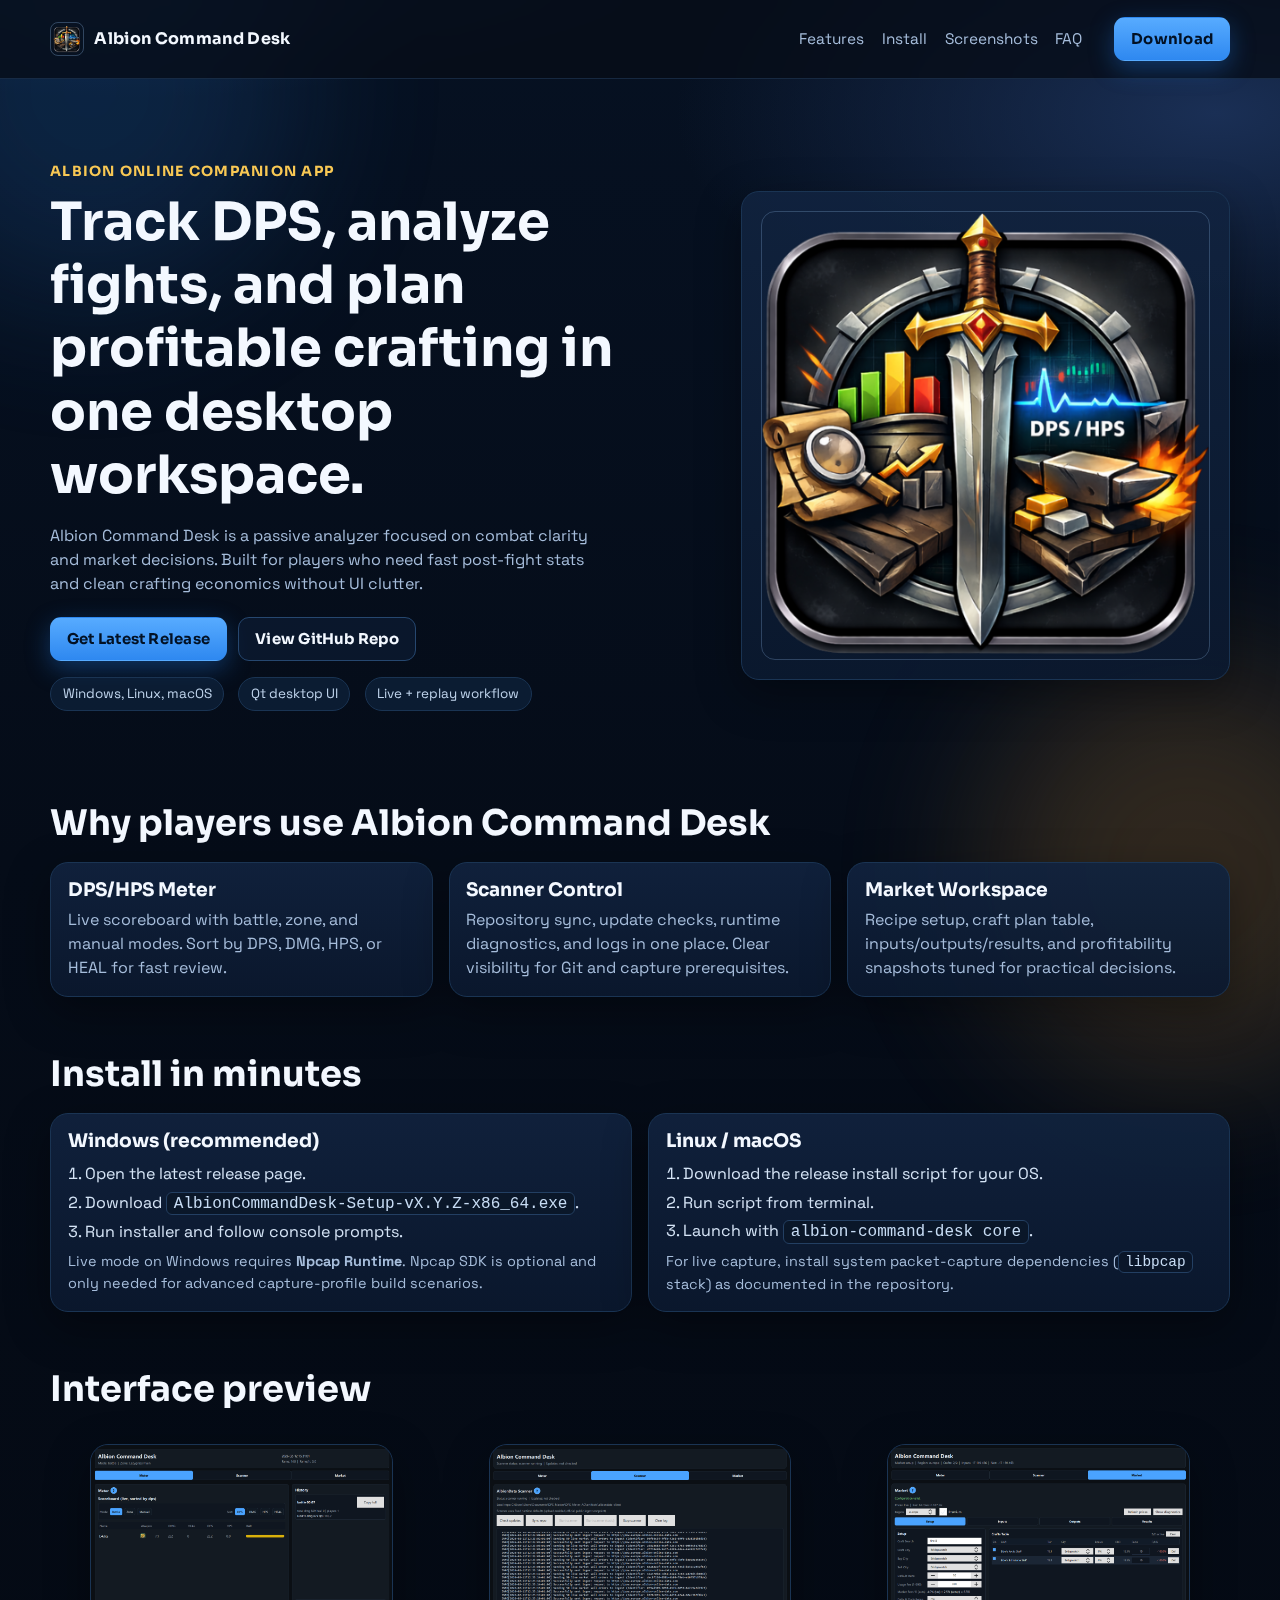
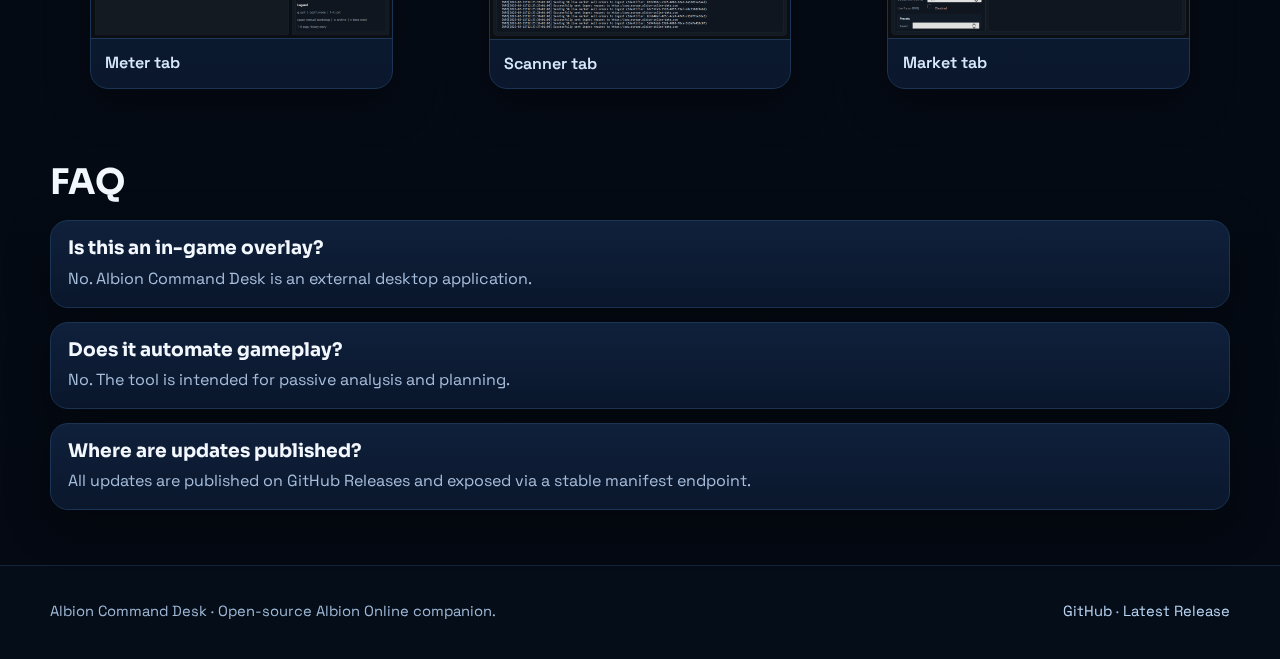
<file: website/index.html>
﻿<!doctype html>
<html lang="en">
  <head>
    <meta charset="utf-8" />
    <meta http-equiv="X-UA-Compatible" content="IE=edge" />
    <meta name="viewport" content="width=device-width, initial-scale=1" />
    <title>Albion Command Desk - Albion Online DPS Meter, Scanner and Crafting Profit Tool</title>
    <meta name="description" content="Albion Command Desk is a passive Albion Online companion app with DPS/HPS meter, packet scanner controls, replay analysis, and crafting profit tools." />
    <meta name="keywords" content="Albion Online DPS meter, Albion Online combat parser, Albion crafting calculator, Albion market tool, Albion Command Desk" />
    <meta name="author" content="Albion Command Desk" />
    <meta name="robots" content="index,follow,max-image-preview:large" />
    <link rel="canonical" href="https://d4dits.github.io/Albion-Command-Desk/" />

    <meta property="og:type" content="website" />
    <meta property="og:site_name" content="Albion Command Desk" />
    <meta property="og:title" content="Albion Command Desk - Passive Albion Online Companion" />
    <meta property="og:description" content="Track DPS/HPS, review fights, and optimize crafting profit in Albion Online with a fast, desktop-first companion app." />
    <meta property="og:url" content="https://d4dits.github.io/Albion-Command-Desk/" />
    <meta property="og:image" content="https://d4dits.github.io/Albion-Command-Desk/assets/logo.png" />

    <meta name="twitter:card" content="summary_large_image" />
    <meta name="twitter:title" content="Albion Command Desk" />
    <meta name="twitter:description" content="Passive DPS meter, scanner tools, replay mode, and market crafting analytics for Albion Online." />
    <meta name="twitter:image" content="https://d4dits.github.io/Albion-Command-Desk/assets/logo.png" />

    <link rel="icon" type="image/png" href="assets/icon.png" />
    <link rel="apple-touch-icon" href="assets/icon.png" />
    <link rel="manifest" href="site.webmanifest" />
    <link rel="preconnect" href="https://fonts.googleapis.com" />
    <link rel="preconnect" href="https://fonts.gstatic.com" crossorigin />
    <link href="https://fonts.googleapis.com/css2?family=Sora:wght@400;600;700;800&family=Space+Grotesk:wght@400;500;700&display=swap" rel="stylesheet" />
    <link rel="stylesheet" href="styles.css" />

    <script type="application/ld+json">
      {
        "@context": "https://schema.org",
        "@type": "SoftwareApplication",
        "name": "Albion Command Desk",
        "applicationCategory": "GameApplication",
        "operatingSystem": "Windows, Linux, macOS",
        "description": "Passive Albion Online companion app with DPS/HPS meter, replay analysis, scanner controls, and market crafting profitability workspace.",
        "url": "https://d4dits.github.io/Albion-Command-Desk/",
        "downloadUrl": "https://github.com/D4dits/Albion-Command-Desk/releases/latest",
        "softwareVersion": "0.1.16",
        "author": {
          "@type": "Person",
          "name": "D4dits"
        }
      }
    </script>
    <script type="application/ld+json">
      {
        "@context": "https://schema.org",
        "@type": "FAQPage",
        "mainEntity": [
          {
            "@type": "Question",
            "name": "Does Albion Command Desk modify the game client?",
            "acceptedAnswer": {
              "@type": "Answer",
              "text": "No. Albion Command Desk is designed as a passive external companion tool. It does not inject code, automate gameplay, or modify client memory/files."
            }
          },
          {
            "@type": "Question",
            "name": "What do I need for live capture on Windows?",
            "acceptedAnswer": {
              "@type": "Answer",
              "text": "For end users, live mode requires Npcap Runtime. Npcap SDK is only needed when building optional capture-profile dependencies from source."
            }
          },
          {
            "@type": "Question",
            "name": "Where can I download the latest release?",
            "acceptedAnswer": {
              "@type": "Answer",
              "text": "Use the official GitHub Releases page: https://github.com/D4dits/Albion-Command-Desk/releases/latest"
            }
          }
        ]
      }
    </script>
  </head>
  <body>
    <div class="bg-glow bg-glow-one"></div>
    <div class="bg-glow bg-glow-two"></div>

    <header class="site-header">
      <div class="container nav-wrap">
        <a class="brand" href="#top" aria-label="Albion Command Desk Home">
          <img src="assets/icon.png" alt="Albion Command Desk icon" />
          <span>Albion Command Desk</span>
        </a>
        <nav class="nav-links" aria-label="Main navigation">
          <a href="#features">Features</a>
          <a href="#install">Install</a>
          <a href="#screenshots">Screenshots</a>
          <a href="#faq">FAQ</a>
        </nav>
        <a class="btn btn-primary" href="https://github.com/D4dits/Albion-Command-Desk/releases/latest" target="_blank" rel="noopener">Download</a>
      </div>
    </header>

    <main id="top">
      <section class="hero container">
        <div class="hero-copy">
          <p class="eyebrow">Albion Online Companion App</p>
          <h1>Track DPS, analyze fights, and plan profitable crafting in one desktop workspace.</h1>
          <p class="lead">
            Albion Command Desk is a passive analyzer focused on combat clarity and market decisions.
            Built for players who need fast post-fight stats and clean crafting economics without UI clutter.
          </p>
          <div class="hero-cta">
            <a class="btn btn-primary" href="https://github.com/D4dits/Albion-Command-Desk/releases/latest" target="_blank" rel="noopener">Get Latest Release</a>
            <a class="btn btn-ghost" href="https://github.com/D4dits/Albion-Command-Desk" target="_blank" rel="noopener">View GitHub Repo</a>
          </div>
          <ul class="meta-list">
            <li>Windows, Linux, macOS</li>
            <li>Qt desktop UI</li>
            <li>Live + replay workflow</li>
          </ul>
        </div>
        <div class="hero-visual card">
          <img src="assets/logo.png" alt="Albion Command Desk official logo" />
        </div>
      </section>

      <section id="features" class="container section">
        <h2>Why players use Albion Command Desk</h2>
        <div class="grid three">
          <article class="card feature">
            <h3>DPS/HPS Meter</h3>
            <p>Live scoreboard with battle, zone, and manual modes. Sort by DPS, DMG, HPS, or HEAL for fast review.</p>
          </article>
          <article class="card feature">
            <h3>Scanner Control</h3>
            <p>Repository sync, update checks, runtime diagnostics, and logs in one place. Clear visibility for Git and capture prerequisites.</p>
          </article>
          <article class="card feature">
            <h3>Market Workspace</h3>
            <p>Recipe setup, craft plan table, inputs/outputs/results, and profitability snapshots tuned for practical decisions.</p>
          </article>
        </div>
      </section>

      <section id="install" class="container section">
        <h2>Install in minutes</h2>
        <div class="grid two">
          <article class="card install-card">
            <h3>Windows (recommended)</h3>
            <ol>
              <li>Open the latest release page.</li>
              <li>Download <code>AlbionCommandDesk-Setup-vX.Y.Z-x86_64.exe</code>.</li>
              <li>Run installer and follow console prompts.</li>
            </ol>
            <p class="small">Live mode on Windows requires <strong>Npcap Runtime</strong>. Npcap SDK is optional and only needed for advanced capture-profile build scenarios.</p>
          </article>
          <article class="card install-card">
            <h3>Linux / macOS</h3>
            <ol>
              <li>Download the release install script for your OS.</li>
              <li>Run script from terminal.</li>
              <li>Launch with <code>albion-command-desk core</code>.</li>
            </ol>
            <p class="small">For live capture, install system packet-capture dependencies (<code>libpcap</code> stack) as documented in the repository.</p>
          </article>
        </div>
      </section>

      <section id="screenshots" class="container section">
        <h2>Interface preview</h2>
        <div class="grid three shots">
          <figure class="card shot">
            <img src="assets/meter.png" alt="Albion Command Desk meter tab with scoreboard" loading="lazy" />
            <figcaption>Meter tab</figcaption>
          </figure>
          <figure class="card shot">
            <img src="assets/scanner.png" alt="Albion Command Desk scanner tab with runtime diagnostics" loading="lazy" />
            <figcaption>Scanner tab</figcaption>
          </figure>
          <figure class="card shot">
            <img src="assets/market.png" alt="Albion Command Desk market tab with crafting setup" loading="lazy" />
            <figcaption>Market tab</figcaption>
          </figure>
        </div>
      </section>

      <section id="faq" class="container section">
        <h2>FAQ</h2>
        <div class="faq-list">
          <article class="card faq-item">
            <h3>Is this an in-game overlay?</h3>
            <p>No. Albion Command Desk is an external desktop application.</p>
          </article>
          <article class="card faq-item">
            <h3>Does it automate gameplay?</h3>
            <p>No. The tool is intended for passive analysis and planning.</p>
          </article>
          <article class="card faq-item">
            <h3>Where are updates published?</h3>
            <p>All updates are published on GitHub Releases and exposed via a stable manifest endpoint.</p>
          </article>
        </div>
      </section>
    </main>

    <footer class="site-footer">
      <div class="container footer-wrap">
        <p>Albion Command Desk · Open-source Albion Online companion.</p>
        <p>
          <a href="https://github.com/D4dits/Albion-Command-Desk" target="_blank" rel="noopener">GitHub</a>
          ·
          <a href="https://github.com/D4dits/Albion-Command-Desk/releases/latest" target="_blank" rel="noopener">Latest Release</a>
        </p>
      </div>
    </footer>
  </body>
</html>
</file>
<file: website/styles.css>
﻿:root {
  --bg: #050c18;
  --bg-soft: #0b1730;
  --panel: #0f1e37;
  --panel-2: #122543;
  --line: #26476f;
  --line-soft: #1a3453;
  --text: #f3f8ff;
  --muted: #a6bddb;
  --brand: #57abff;
  --brand-2: #2e88f0;
  --accent: #f8c854;
  --ok: #3ad083;
  --radius: 18px;
  --shadow: 0 14px 44px rgba(0, 0, 0, 0.35);
}

* {
  box-sizing: border-box;
}

html,
body {
  margin: 0;
  padding: 0;
  min-height: 100%;
}

body {
  font-family: "Space Grotesk", "Segoe UI", sans-serif;
  background: radial-gradient(1200px 540px at 10% -10%, #16355f 0%, transparent 60%),
    radial-gradient(900px 420px at 95% 5%, #1a2f55 0%, transparent 60%),
    linear-gradient(180deg, #061122 0%, #050c18 38%, #040912 100%);
  color: var(--text);
  line-height: 1.5;
  overflow-x: hidden;
}

.bg-glow {
  position: fixed;
  border-radius: 50%;
  filter: blur(80px);
  opacity: 0.18;
  pointer-events: none;
  z-index: 0;
}

.bg-glow-one {
  width: 420px;
  height: 420px;
  background: #2b7dd8;
  top: -120px;
  left: -120px;
}

.bg-glow-two {
  width: 420px;
  height: 420px;
  background: #f2a93f;
  bottom: -180px;
  right: -120px;
}

.container {
  width: min(1180px, calc(100% - 2.4rem));
  margin: 0 auto;
  position: relative;
  z-index: 1;
}

.site-header {
  position: sticky;
  top: 0;
  z-index: 40;
  backdrop-filter: blur(10px);
  background: rgba(6, 13, 24, 0.8);
  border-bottom: 1px solid rgba(76, 124, 180, 0.25);
}

.nav-wrap {
  min-height: 78px;
  display: flex;
  align-items: center;
  gap: 1rem;
}

.brand {
  display: inline-flex;
  align-items: center;
  gap: 0.65rem;
  text-decoration: none;
  color: var(--text);
  font-family: "Sora", sans-serif;
  font-weight: 700;
  letter-spacing: 0.02em;
}

.brand img {
  width: 34px;
  height: 34px;
  border-radius: 8px;
  border: 1px solid rgba(129, 169, 214, 0.35);
}

.nav-links {
  margin-left: auto;
  margin-right: 1rem;
  display: inline-flex;
  align-items: center;
  gap: 1.1rem;
}

.nav-links a {
  color: var(--muted);
  text-decoration: none;
  font-size: 0.96rem;
  transition: color 0.2s ease;
}

.nav-links a:hover {
  color: var(--text);
}

.btn {
  display: inline-flex;
  align-items: center;
  justify-content: center;
  border-radius: 11px;
  border: 1px solid transparent;
  padding: 0.62rem 1rem;
  font-family: "Sora", sans-serif;
  font-size: 0.93rem;
  font-weight: 700;
  letter-spacing: 0.015em;
  text-decoration: none;
  cursor: pointer;
  transition: transform 0.18s ease, box-shadow 0.18s ease, border-color 0.18s ease, background 0.18s ease;
}

.btn:hover {
  transform: translateY(-1px);
}

.btn-primary {
  background: linear-gradient(180deg, var(--brand) 0%, var(--brand-2) 100%);
  color: #021124;
  box-shadow: 0 8px 24px rgba(31, 125, 235, 0.35);
}

.btn-primary:hover {
  box-shadow: 0 10px 30px rgba(31, 125, 235, 0.45);
}

.btn-ghost {
  border-color: var(--line);
  color: var(--text);
  background: rgba(13, 31, 56, 0.58);
}

.btn-ghost:hover {
  border-color: #4278af;
  background: rgba(15, 37, 67, 0.78);
}

.hero {
  padding: 5.1rem 0 2.8rem;
  display: grid;
  grid-template-columns: 1.15fr 0.85fr;
  gap: 1.8rem;
  align-items: center;
}

.eyebrow {
  margin: 0 0 0.55rem;
  color: var(--accent);
  font-family: "Sora", sans-serif;
  font-size: 0.88rem;
  font-weight: 700;
  letter-spacing: 0.09em;
  text-transform: uppercase;
}

h1,
h2,
h3 {
  font-family: "Sora", sans-serif;
  margin: 0;
  line-height: 1.2;
}

h1 {
  font-size: clamp(2rem, 5.2vw, 3.3rem);
  max-width: 16ch;
}

.lead {
  margin: 1.05rem 0 1.3rem;
  color: var(--muted);
  max-width: 55ch;
}

.hero-cta {
  display: flex;
  gap: 0.7rem;
  flex-wrap: wrap;
  margin-bottom: 1rem;
}

.meta-list {
  margin: 0;
  padding: 0;
  display: flex;
  gap: 0.9rem;
  flex-wrap: wrap;
  list-style: none;
}

.meta-list li {
  padding: 0.36rem 0.72rem;
  border-radius: 999px;
  border: 1px solid var(--line-soft);
  background: rgba(15, 35, 62, 0.68);
  color: #bed3eb;
  font-size: 0.84rem;
}

.card {
  background: linear-gradient(180deg, rgba(17, 35, 63, 0.92), rgba(11, 25, 47, 0.92));
  border: 1px solid var(--line-soft);
  border-radius: var(--radius);
  box-shadow: var(--shadow);
}

.hero-visual {
  padding: 1.2rem;
}

.hero-visual img {
  width: 100%;
  display: block;
  border-radius: 14px;
  border: 1px solid rgba(101, 136, 175, 0.4);
}

.section {
  padding: 2.9rem 0 0.6rem;
}

.section > h2 {
  font-size: clamp(1.5rem, 2.8vw, 2.2rem);
  margin-bottom: 1.1rem;
}

.grid {
  display: grid;
  gap: 1rem;
}

.grid.three {
  grid-template-columns: repeat(3, minmax(0, 1fr));
}

.grid.two {
  grid-template-columns: repeat(2, minmax(0, 1fr));
}

.feature,
.install-card,
.faq-item {
  padding: 1rem 1.05rem;
}

.feature p,
.install-card p,
.faq-item p {
  margin: 0.45rem 0 0;
  color: var(--muted);
}

.install-card ol {
  margin: 0.6rem 0 0;
  padding-left: 1.1rem;
  color: #d5e4f6;
}

.install-card li {
  margin-bottom: 0.28rem;
}

.small {
  font-size: 0.9rem;
}

code {
  font-family: ui-monospace, SFMono-Regular, Menlo, Consolas, monospace;
  background: rgba(10, 22, 40, 0.85);
  border: 1px solid #233f62;
  padding: 0.12rem 0.4rem;
  border-radius: 6px;
  color: #c7dcf4;
}

.shot {
  overflow: hidden;
}

.shot img {
  width: 100%;
  display: block;
  border-bottom: 1px solid rgba(69, 111, 158, 0.35);
}

figcaption {
  padding: 0.75rem 0.9rem;
  color: #d7e8fb;
  font-weight: 600;
}

.faq-list {
  display: grid;
  gap: 0.85rem;
}

.site-footer {
  margin-top: 2.8rem;
  border-top: 1px solid rgba(69, 112, 160, 0.25);
  background: rgba(5, 14, 26, 0.85);
}

.footer-wrap {
  padding: 1.2rem 0 1.5rem;
  display: flex;
  justify-content: space-between;
  gap: 0.75rem;
  flex-wrap: wrap;
  color: #9eb7d5;
  font-size: 0.92rem;
}

.footer-wrap a {
  color: #b9d4f3;
  text-decoration: none;
}

.footer-wrap a:hover {
  color: #ffffff;
}

@media (max-width: 960px) {
  .hero {
    grid-template-columns: 1fr;
  }

  .grid.three {
    grid-template-columns: 1fr;
  }

  .grid.two {
    grid-template-columns: 1fr;
  }
}

@media (max-width: 760px) {
  .nav-wrap {
    flex-wrap: wrap;
    padding: 0.7rem 0;
  }

  .nav-links {
    order: 3;
    width: 100%;
    margin: 0.2rem 0 0;
    justify-content: space-between;
  }

  .hero {
    padding-top: 3.5rem;
  }

  .footer-wrap {
    flex-direction: column;
  }
}
</file>
